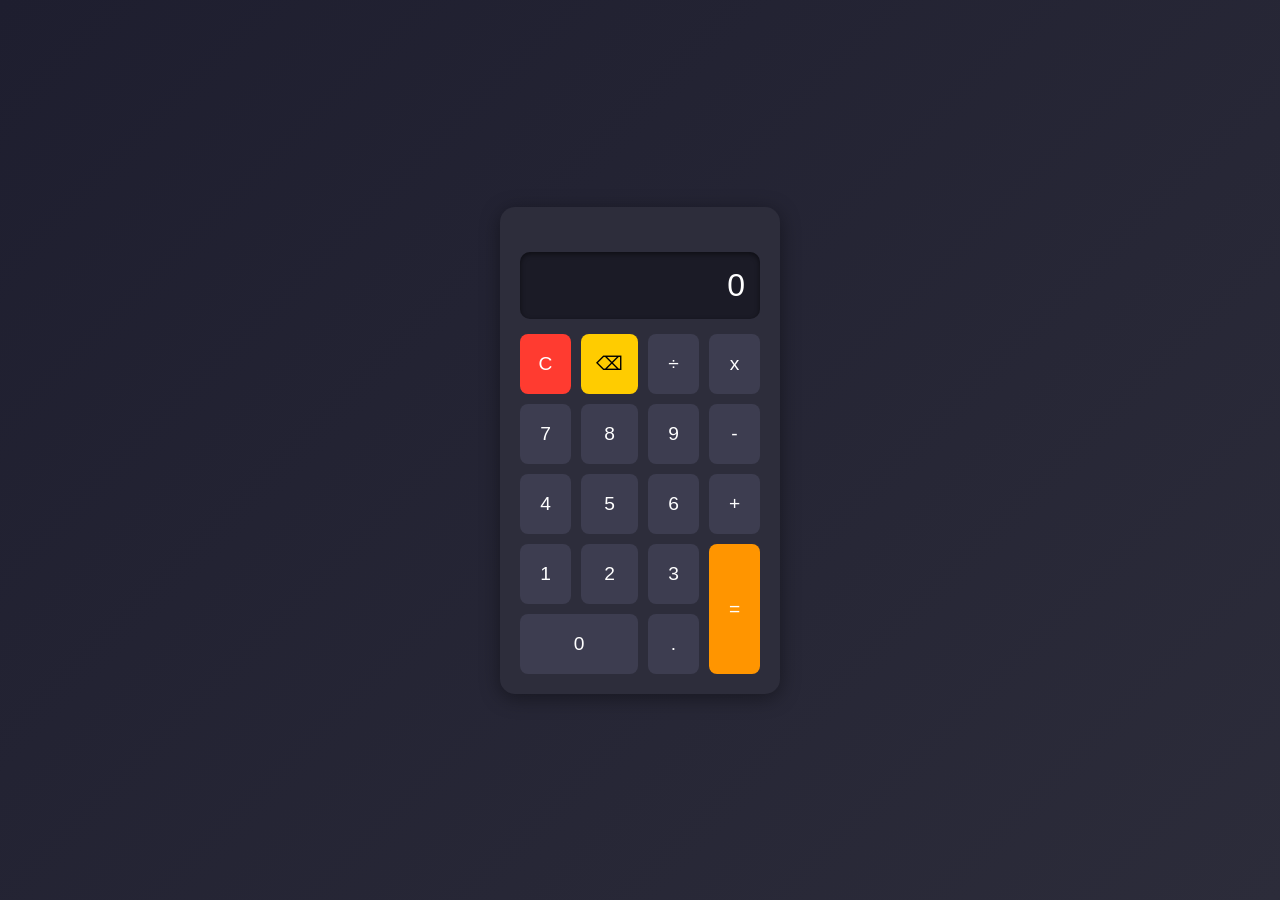
<file: index.html>
<!DOCTYPE html>
<html lang="pt-br">
<head>
    <meta charset="UTF-8">
    <meta name="viewport" content="width=device-width, initial-scale=1.0">
    <title>Calculadora Simples</title>
    <link rel="stylesheet" href="styles.css">
</head>
<body>
    <div class="calculadora">
        
        <div class="history" id="history"></div>
        <div class="display" id="display">0</div>

        <div class="buttons">
            <button class="btn" data-action="clear">C</button>
            <button class="btn" data-action="delete">⌫</button>
            <button class="btn" data-value="/">÷</button>
            <button class="btn" data-value="*">x</button>

            <button class="btn" data-value="7">7</button>
            <button class="btn" data-value="8">8</button>
            <button class="btn" data-value="9">9</button>
            <button class="btn" data-value="-">-</button>

            <button class="btn" data-value="4">4</button>
            <button class="btn" data-value="5">5</button>
            <button class="btn" data-value="6">6</button>
            <button class="btn" data-value="+">+</button>

            <button class="btn" data-value="1">1</button>
            <button class="btn" data-value="2">2</button>
            <button class="btn" data-value="3">3</button>
            <button class="btn btn-equals" data-action="equals">=</button>

            <button class="btn btn-zero" data-value="0">0</button>
            <button class="btn" data-value=".">.</button>
        </div>

    </div>

    <!-- script principal -->
    <script src="script/script.js" defer></script>

    <!-- script dos botões -->
    <script src="script/scriptbfisicos.js" defer></script>

</body>
</html>
</file>
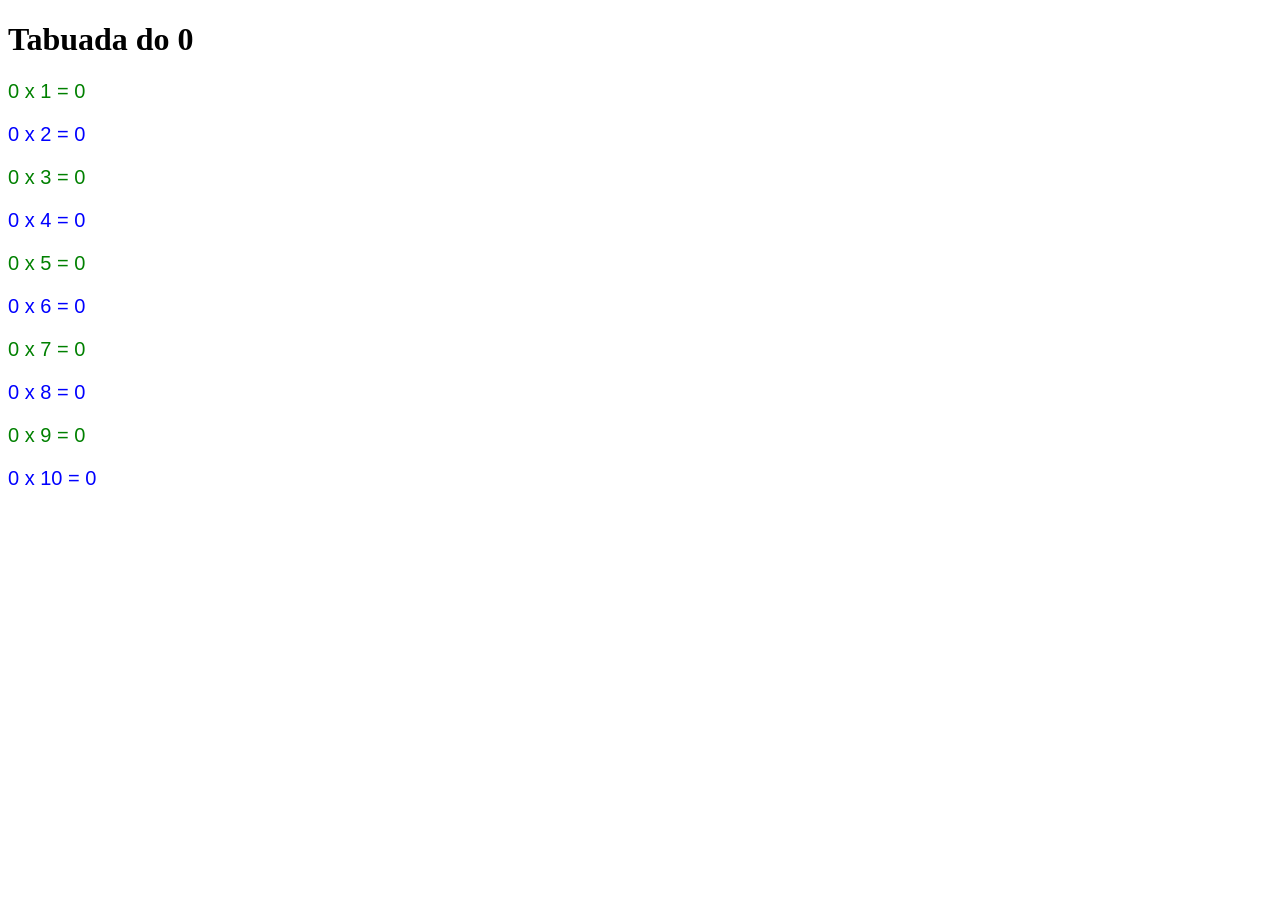
<file: desafio3/index.htm>
<!DOCTYPE html>
<html lang="en">
<head>
    <meta charset="UTF-8">
    <meta name="viewport" content="width=device-width, initial-scale=1.0">
    <title>Tabuada</title>
    <script src="desafio3extra-tabuada.js" defer></script>
</head>
<body>
    
</body>
</html>
</file>
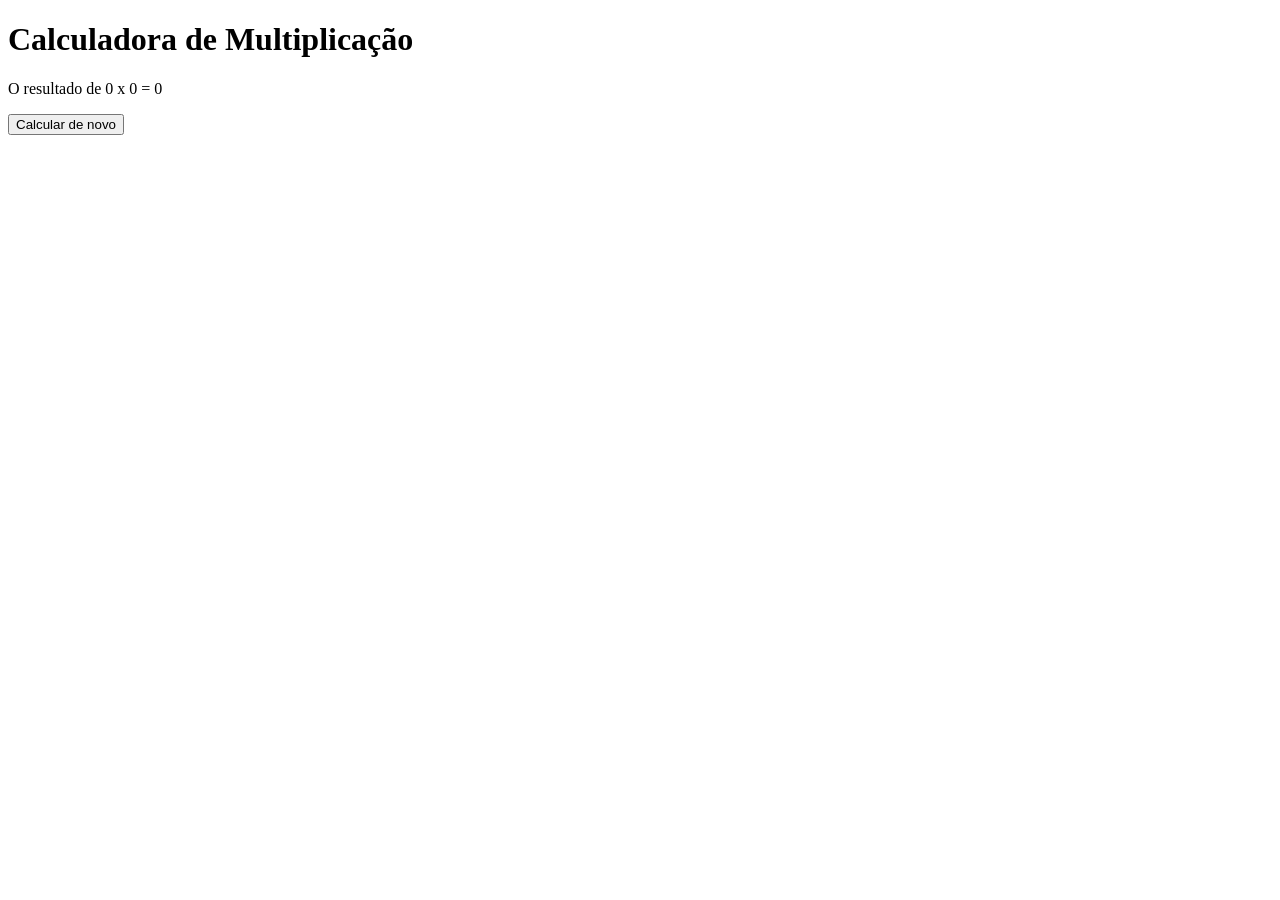
<file: desafiopessoal/index.htm>
<!DOCTYPE html>
<html lang="en">
<head>
    <meta charset="UTF-8">
    <meta name="viewport" content="width=device-width, initial-scale=1.0">
    <title>Multiplicador</title>
    <script src="desafiopessoal1.js" defer></script>
</head>
<body>
    
</body>
</html>
</file>
<file: styles.css>
* { box-sizing: border-box; }
body {
    display: flex;
    min-height: 100vh;
    align-items: center;
    justify-content: center;
    background: linear-gradient(135deg, #1e1e2f, #2c2c3a);
    font-family: Arial, Helvetica, sans-serif;
    margin: 0;
    color: white;
}

.calculadora {
    padding: 20px;
    width: 280px;
    background-color: #2d2d3b;
    border-radius: 15px;
    box-shadow: 0 4px 20px rgba(0, 0, 0, 0.4);
}

.display {
    box-shadow: inset 0 2px 5px rgba(0, 0, 0, 0.5);
    border-radius: 10px;
    margin-bottom: 15px;
    font-size: 2rem;
    padding: 15px;
    background-color: #1b1b26;
    color: #fff;
    text-align: right;
}

.buttons {
    display: grid;
    grid-template-columns: repeat(4, 1fr);
    grid-auto-rows: 60px;
    gap: 10px;
}

.btn {color: white;
    padding: 15px;
    font-size: 1.2rem;
    border: none;
    border-radius: 8px;
    cursor: pointer;
    background-color: #3d3d50;
    transition: background 0.02s, transform 0.1s;
}

.btn:hover {
    background-color: #50506a;
}

.btn:active { 
    transform: scale(0.95);
    background-color: #6b6b8a;
}

.btn-equals {
    background: #ff9500;
    grid-row: span 2;
    grid-column: 4;
}

.btn-equals:hover {
    background-color: #ffa733;
}

.btn-zero { 
    grid-column: span 2;
}

[data-action="clear"] { 
    background-color: #ff3b30;
}

[data-action="clear"]:hover {
    background-color: #ff5c50;
}

[data-action="delete"] { 
    background-color: #ffcc00;
    color: black;
}

[data-action="delete"]:hover {
    background-color: #ffd633;
}

.history {
    font-size: 0.9rem;
    color: #aaa;
    text-align: right;
    min-height: 20px;
    margin-bottom: 5px;
}
</file>
